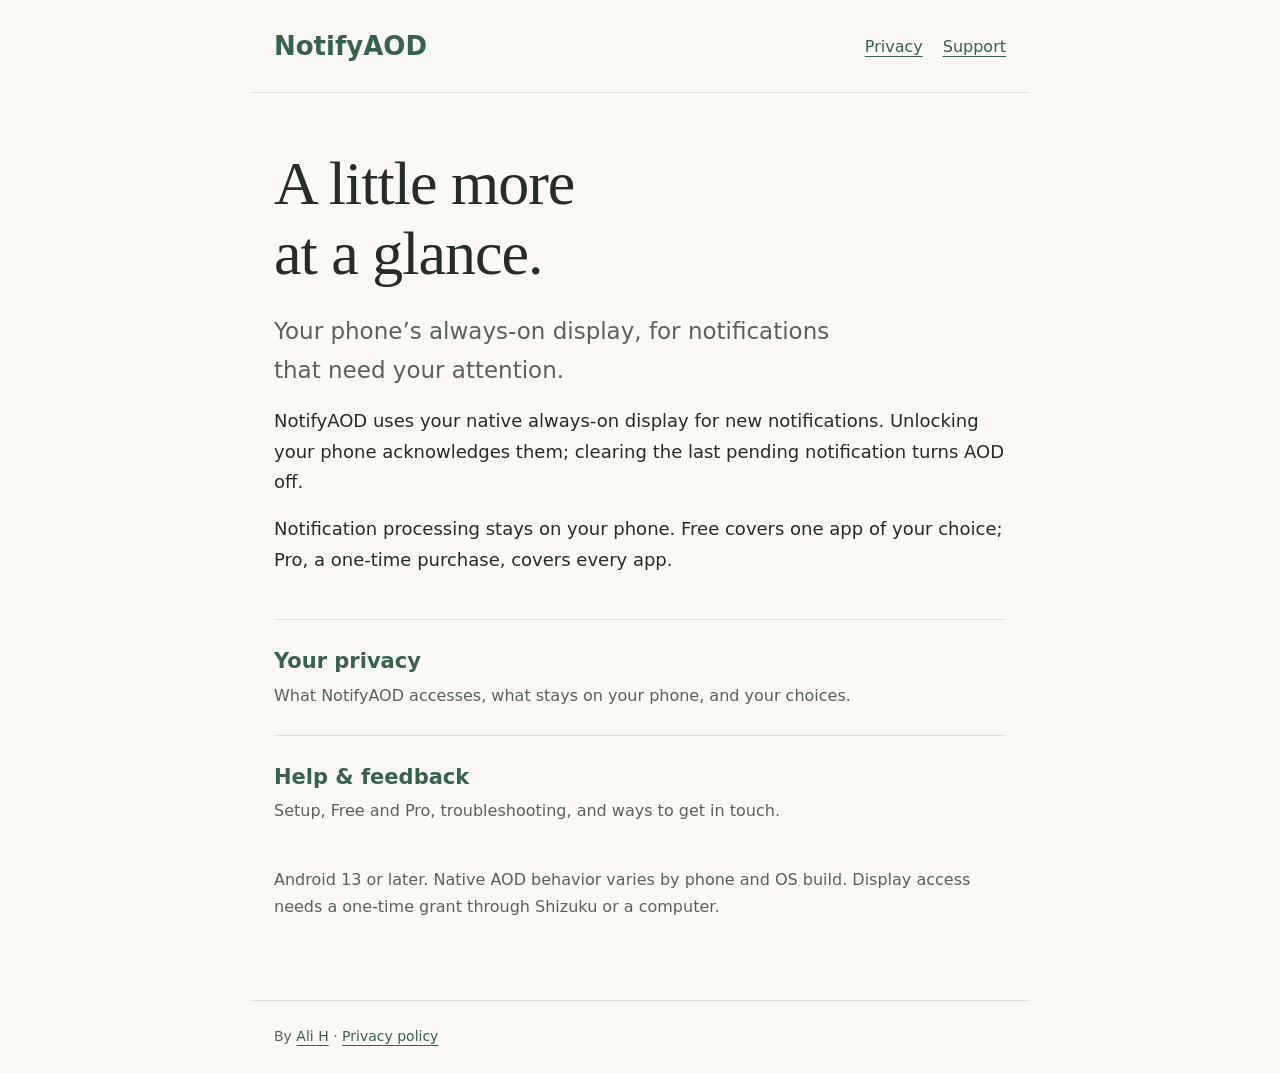
<file: index.html>
<!doctype html>
<html lang="en">
<head>
  <meta charset="utf-8">
  <meta name="viewport" content="width=device-width, initial-scale=1">
  <meta name="description" content="NotifyAOD privacy and support. Your phone’s native always-on display, for notifications that need your attention.">
  <meta name="theme-color" content="#faf9f6">
  <title>A little more at a glance · NotifyAOD</title>
  <link rel="stylesheet" href="styles.css">
</head>
<body>
  <a class="skip" href="#content">Skip to content</a>
  <header>
    <a class="brand" href="index.html">NotifyAOD</a>
    <nav aria-label="Main"><a href="privacy.html">Privacy</a><a href="support.html">Support</a></nav>
  </header>
  <main id="content">
    <h1>A little more<br>at a glance.</h1>
    <p class="lead">Your phone’s always-on display, for notifications that need your attention.</p>
    <p>NotifyAOD uses your native always-on display for new notifications. Unlocking your phone acknowledges them; clearing the last pending notification turns AOD off.</p>
    <p>Notification processing stays on your phone. Free covers one app of your choice; Pro, a one-time purchase, covers every app.</p>
    <div class="links">
      <a href="privacy.html"><strong>Your privacy</strong><span>What NotifyAOD accesses, what stays on your phone, and your choices.</span></a>
      <a href="support.html"><strong>Help &amp; feedback</strong><span>Setup, Free and Pro, troubleshooting, and ways to get in touch.</span></a>
    </div>
    <p class="muted">Android 13 or later. Native AOD behavior varies by phone and OS build. Display access needs a one-time grant through Shizuku or a computer.</p>
  </main>
  <footer>By <a href="https://github.com/swimxd">Ali H</a> · <a href="privacy.html">Privacy policy</a></footer>
</body>
</html>
</file>
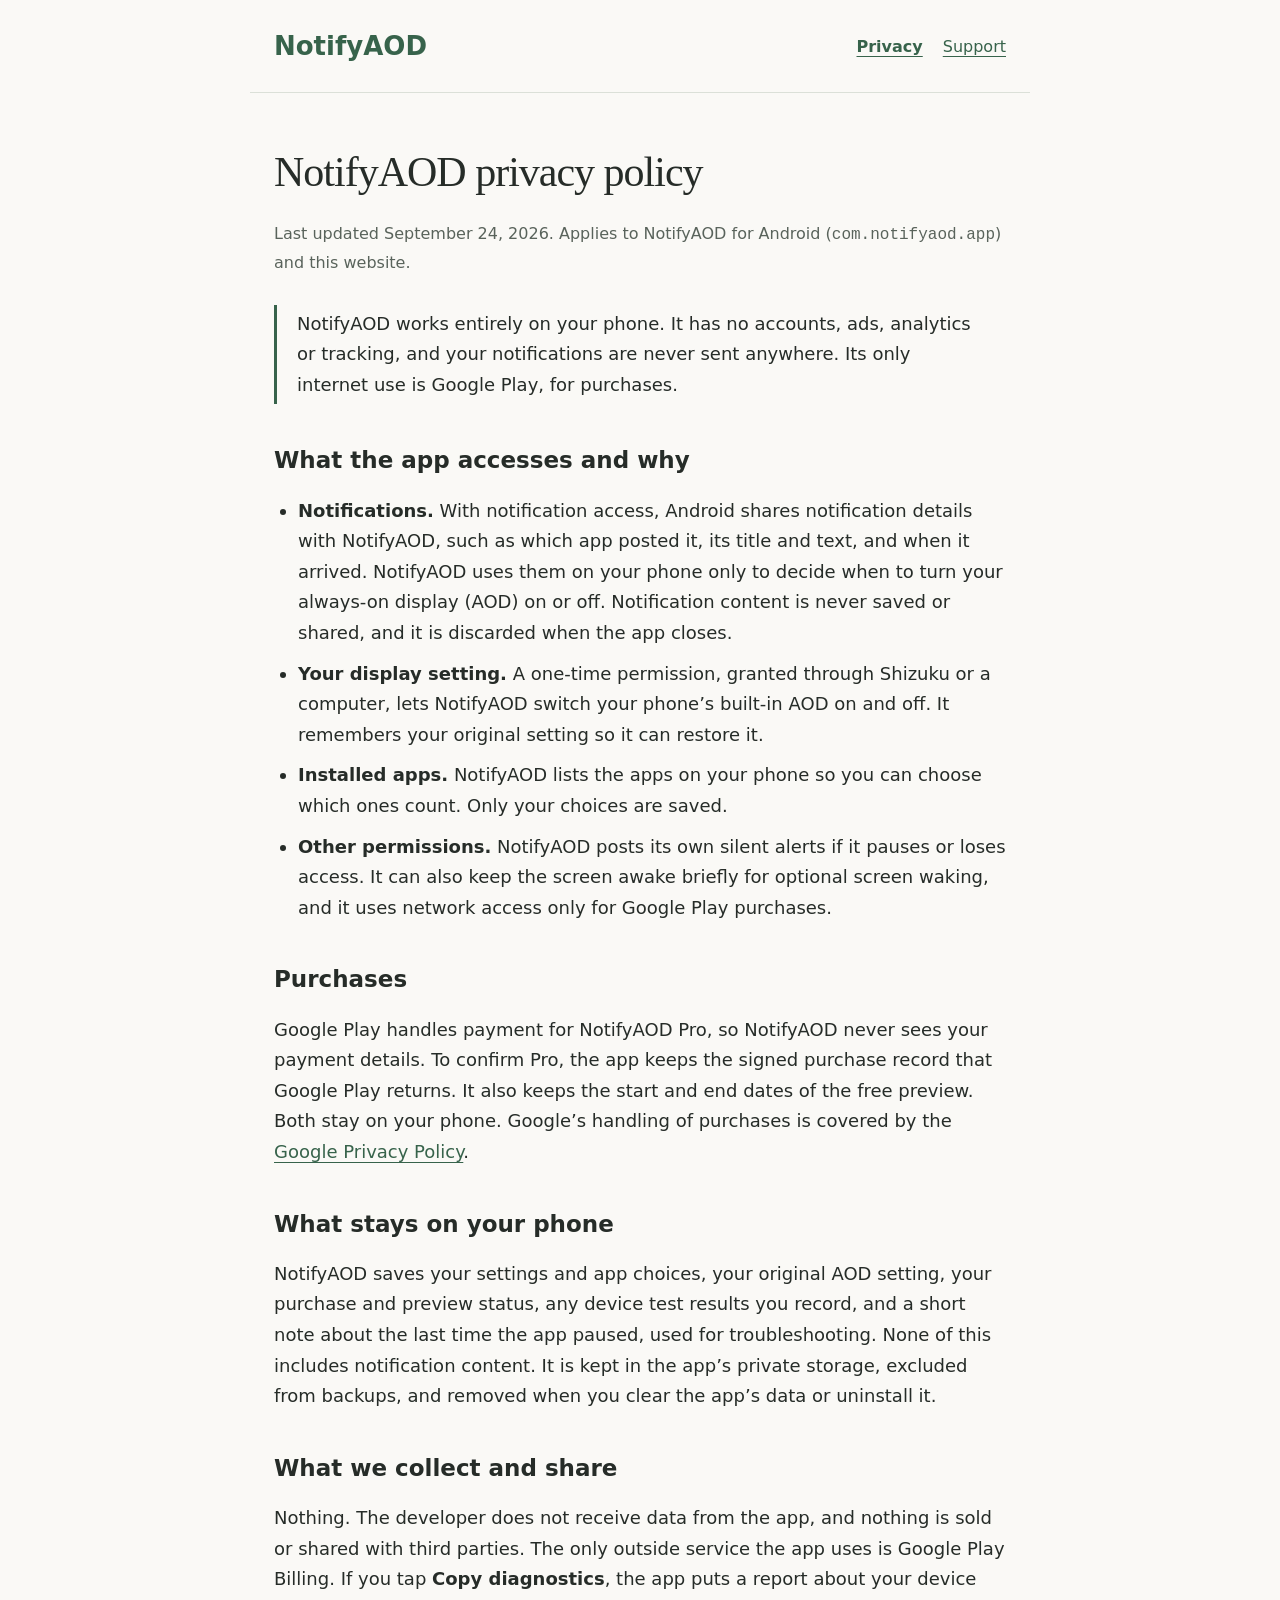
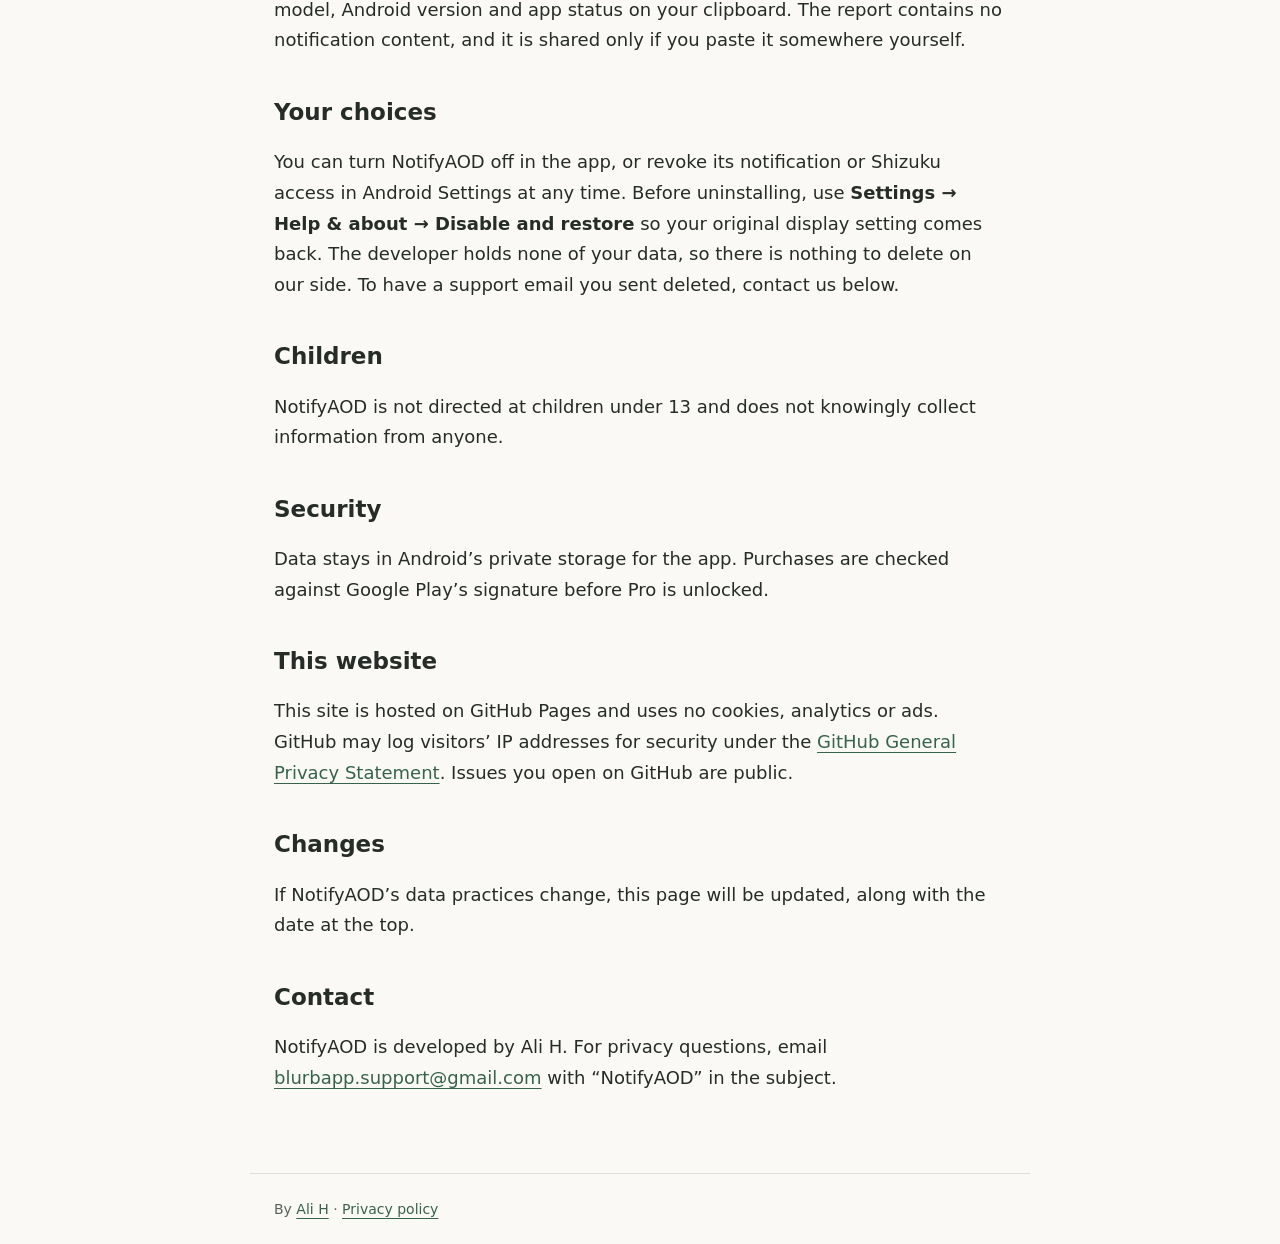
<file: privacy.html>
<!doctype html>
<html lang="en">
<head>
  <meta charset="utf-8">
  <meta name="viewport" content="width=device-width, initial-scale=1">
  <meta name="description" content="NotifyAOD privacy policy: what the app accesses, what stays on your phone, purchases, and your choices.">
  <title>Privacy policy · NotifyAOD</title>
  <link rel="stylesheet" href="styles.css">
</head>
<body>
  <a class="skip" href="#content">Skip to content</a>
  <header>
    <a class="brand" href="index.html">NotifyAOD</a>
    <nav aria-label="Main"><a href="privacy.html" aria-current="page">Privacy</a><a href="support.html">Support</a></nav>
  </header>
  <main id="content" class="policy">
    <h1>NotifyAOD privacy policy</h1>
    <p class="muted">Last updated September 24, 2026. Applies to NotifyAOD for Android (<code>com.notifyaod.app</code>) and this website.</p>
    <aside class="notice">NotifyAOD works entirely on your phone. It has no accounts, ads, analytics or tracking, and your notifications are never sent anywhere. Its only internet use is Google Play, for purchases.</aside>

    <h2 id="access">What the app accesses and why</h2>
    <ul>
      <li><strong>Notifications.</strong> With notification access, Android shares notification details with NotifyAOD, such as which app posted it, its title and text, and when it arrived. NotifyAOD uses them on your phone only to decide when to turn your always-on display (AOD) on or off. Notification content is never saved or shared, and it is discarded when the app closes.</li>
      <li><strong>Your display setting.</strong> A one-time permission, granted through Shizuku or a computer, lets NotifyAOD switch your phone’s built-in AOD on and off. It remembers your original setting so it can restore it.</li>
      <li><strong>Installed apps.</strong> NotifyAOD lists the apps on your phone so you can choose which ones count. Only your choices are saved.</li>
      <li><strong>Other permissions.</strong> NotifyAOD posts its own silent alerts if it pauses or loses access. It can also keep the screen awake briefly for optional screen waking, and it uses network access only for Google Play purchases.</li>
    </ul>

    <h2 id="purchases">Purchases</h2>
    <p>Google Play handles payment for NotifyAOD Pro, so NotifyAOD never sees your payment details. To confirm Pro, the app keeps the signed purchase record that Google Play returns. It also keeps the start and end dates of the free preview. Both stay on your phone. Google’s handling of purchases is covered by the <a href="https://policies.google.com/privacy">Google Privacy Policy</a>.</p>

    <h2 id="stored">What stays on your phone</h2>
    <p>NotifyAOD saves your settings and app choices, your original AOD setting, your purchase and preview status, any device test results you record, and a short note about the last time the app paused, used for troubleshooting. None of this includes notification content. It is kept in the app’s private storage, excluded from backups, and removed when you clear the app’s data or uninstall it.</p>

    <h2 id="sharing">What we collect and share</h2>
    <p>Nothing. The developer does not receive data from the app, and nothing is sold or shared with third parties. The only outside service the app uses is Google Play Billing. If you tap <strong>Copy diagnostics</strong>, the app puts a report about your device model, Android version and app status on your clipboard. The report contains no notification content, and it is shared only if you paste it somewhere yourself.</p>

    <h2 id="controls">Your choices</h2>
    <p>You can turn NotifyAOD off in the app, or revoke its notification or Shizuku access in Android Settings at any time. Before uninstalling, use <strong>Settings → Help &amp; about → Disable and restore</strong> so your original display setting comes back. The developer holds none of your data, so there is nothing to delete on our side. To have a support email you sent deleted, contact us below.</p>

    <h2 id="children">Children</h2>
    <p>NotifyAOD is not directed at children under 13 and does not knowingly collect information from anyone.</p>

    <h2 id="security">Security</h2>
    <p>Data stays in Android’s private storage for the app. Purchases are checked against Google Play’s signature before Pro is unlocked.</p>

    <h2 id="website">This website</h2>
    <p>This site is hosted on GitHub Pages and uses no cookies, analytics or ads. GitHub may log visitors’ IP addresses for security under the <a href="https://docs.github.com/en/site-policy/privacy-policies/github-general-privacy-statement">GitHub General Privacy Statement</a>. Issues you open on GitHub are public.</p>

    <h2 id="changes">Changes</h2>
    <p>If NotifyAOD’s data practices change, this page will be updated, along with the date at the top.</p>

    <h2 id="contact">Contact</h2>
    <p>NotifyAOD is developed by Ali H. For privacy questions, email <a href="mailto:blurbapp.support@gmail.com?subject=NotifyAOD%20privacy">blurbapp.support@gmail.com</a> with “NotifyAOD” in the subject.</p>
  </main>
  <footer>By <a href="https://github.com/swimxd">Ali H</a> · <a href="privacy.html">Privacy policy</a></footer>
</body>
</html>
</file>
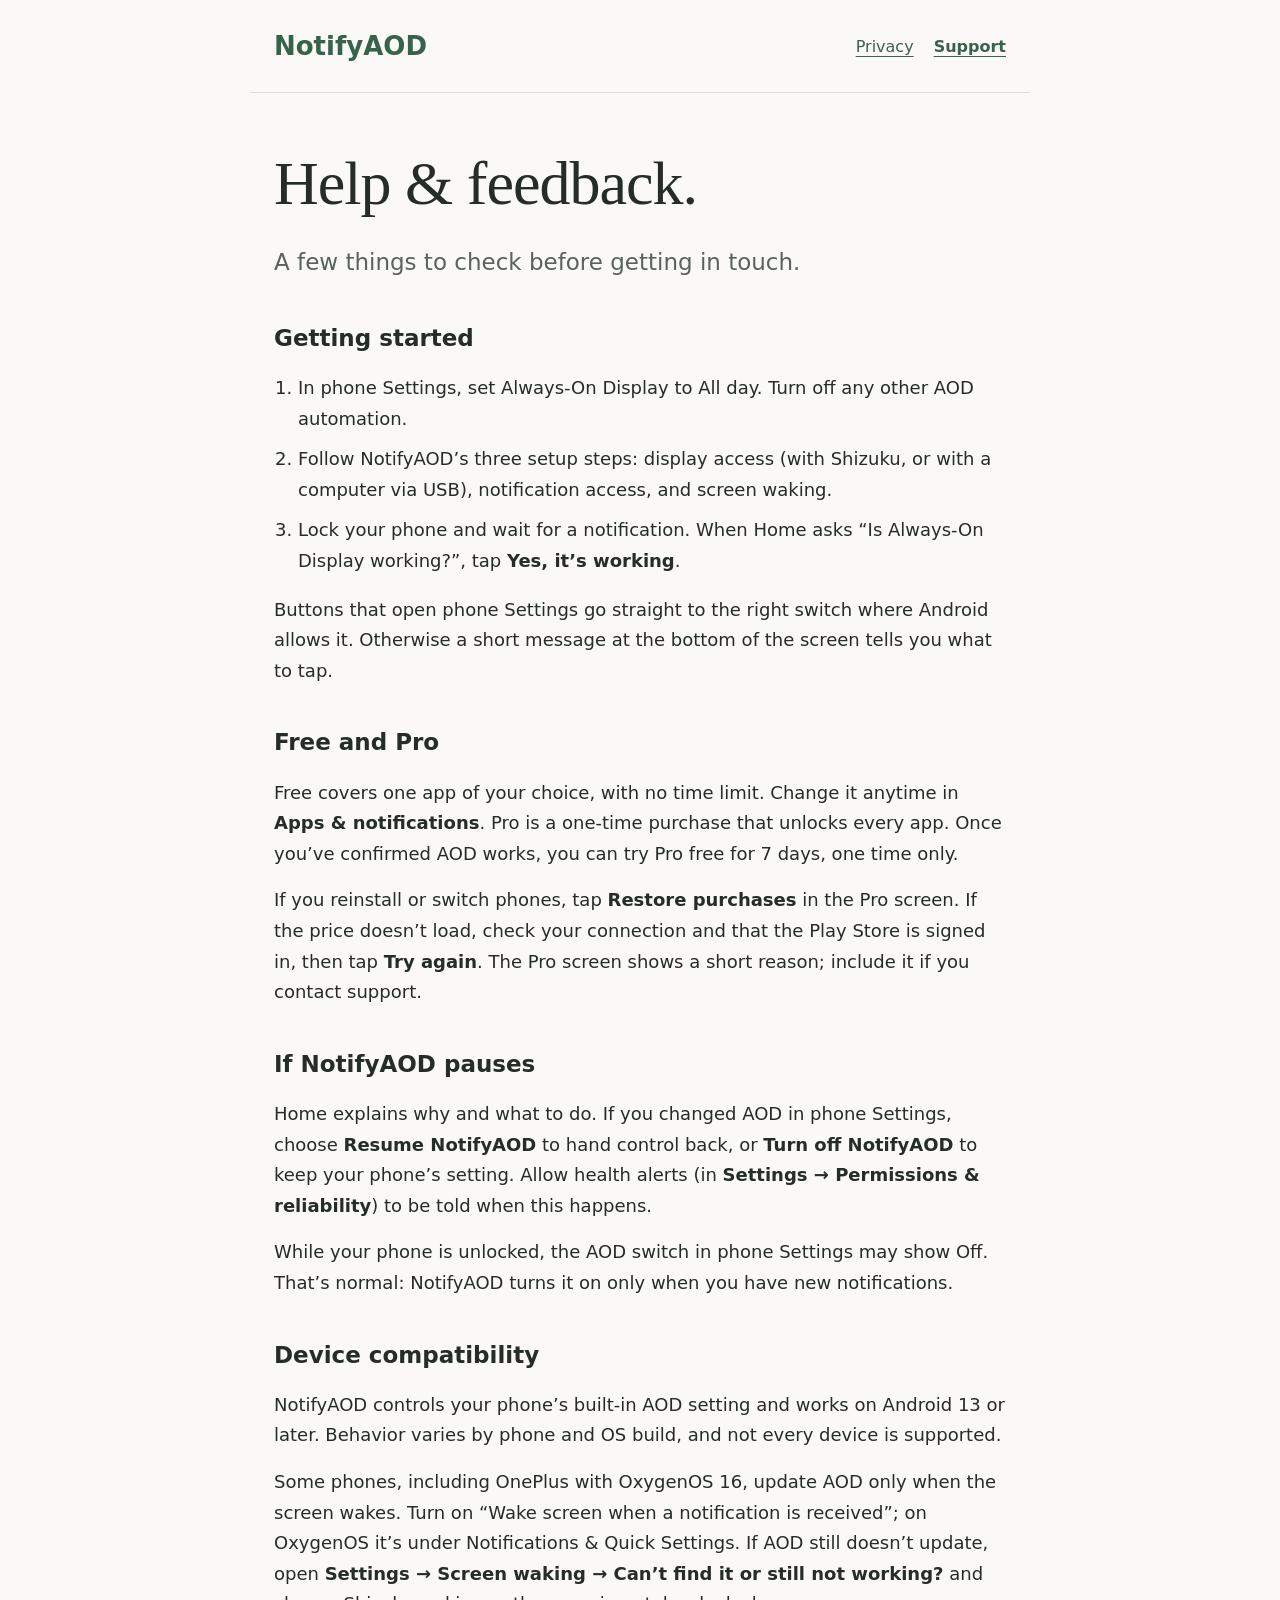
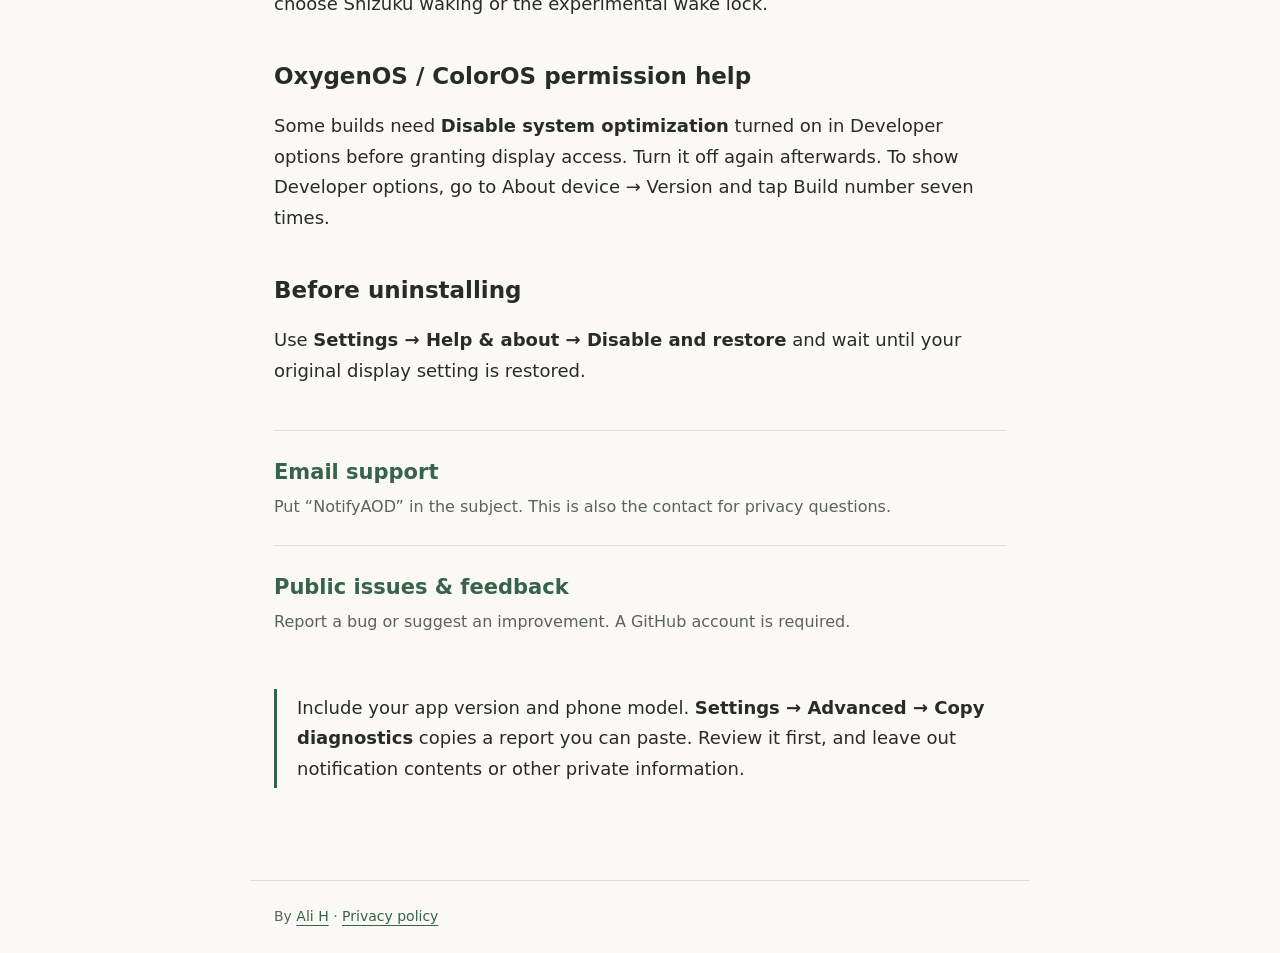
<file: support.html>
<!doctype html>
<html lang="en">
<head>
  <meta charset="utf-8">
  <meta name="viewport" content="width=device-width, initial-scale=1">
  <meta name="description" content="Setup, Free and Pro, troubleshooting, and support for NotifyAOD.">
  <title>Help &amp; feedback · NotifyAOD</title>
  <link rel="stylesheet" href="styles.css">
</head>
<body>
  <a class="skip" href="#content">Skip to content</a>
  <header>
    <a class="brand" href="index.html">NotifyAOD</a>
    <nav aria-label="Main"><a href="privacy.html">Privacy</a><a href="support.html" aria-current="page">Support</a></nav>
  </header>
  <main id="content">
    <h1>Help &amp; feedback.</h1>
    <p class="lead">A few things to check before getting in touch.</p>

    <h2>Getting started</h2>
    <ol>
      <li>In phone Settings, set Always-On Display to All day. Turn off any other AOD automation.</li>
      <li>Follow NotifyAOD’s three setup steps: display access (with Shizuku, or with a computer via USB), notification access, and screen waking.</li>
      <li>Lock your phone and wait for a notification. When Home asks “Is Always-On Display working?”, tap <strong>Yes, it’s working</strong>.</li>
    </ol>
    <p>Buttons that open phone Settings go straight to the right switch where Android allows it. Otherwise a short message at the bottom of the screen tells you what to tap.</p>

    <h2>Free and Pro</h2>
    <p>Free covers one app of your choice, with no time limit. Change it anytime in <strong>Apps &amp; notifications</strong>. Pro is a one-time purchase that unlocks every app. Once you’ve confirmed AOD works, you can try Pro free for 7 days, one time only.</p>
    <p>If you reinstall or switch phones, tap <strong>Restore purchases</strong> in the Pro screen. If the price doesn’t load, check your connection and that the Play Store is signed in, then tap <strong>Try again</strong>. The Pro screen shows a short reason; include it if you contact support.</p>

    <h2>If NotifyAOD pauses</h2>
    <p>Home explains why and what to do. If you changed AOD in phone Settings, choose <strong>Resume NotifyAOD</strong> to hand control back, or <strong>Turn off NotifyAOD</strong> to keep your phone’s setting. Allow health alerts (in <strong>Settings → Permissions &amp; reliability</strong>) to be told when this happens.</p>
    <p>While your phone is unlocked, the AOD switch in phone Settings may show Off. That’s normal: NotifyAOD turns it on only when you have new notifications.</p>

    <h2>Device compatibility</h2>
    <p>NotifyAOD controls your phone’s built-in AOD setting and works on Android 13 or later. Behavior varies by phone and OS build, and not every device is supported.</p>
    <p>Some phones, including OnePlus with OxygenOS 16, update AOD only when the screen wakes. Turn on “Wake screen when a notification is received”; on OxygenOS it’s under Notifications &amp; Quick Settings. If AOD still doesn’t update, open <strong>Settings → Screen waking → Can’t find it or still not working?</strong> and choose Shizuku waking or the experimental wake lock.</p>

    <h2>OxygenOS / ColorOS permission help</h2>
    <p>Some builds need <strong>Disable system optimization</strong> turned on in Developer options before granting display access. Turn it off again afterwards. To show Developer options, go to About device → Version and tap Build number seven times.</p>

    <h2>Before uninstalling</h2>
    <p>Use <strong>Settings → Help &amp; about → Disable and restore</strong> and wait until your original display setting is restored.</p>

    <div class="links">
      <a href="mailto:blurbapp.support@gmail.com?subject=NotifyAOD%20support"><strong>Email support</strong><span>Put “NotifyAOD” in the subject. This is also the contact for privacy questions.</span></a>
      <a href="https://github.com/swimxd/notifyaod-website/issues"><strong>Public issues &amp; feedback</strong><span>Report a bug or suggest an improvement. A GitHub account is required.</span></a>
    </div>
    <aside class="notice">Include your app version and phone model. <strong>Settings → Advanced → Copy diagnostics</strong> copies a report you can paste. Review it first, and leave out notification contents or other private information.</aside>
  </main>
  <footer>By <a href="https://github.com/swimxd">Ali H</a> · <a href="privacy.html">Privacy policy</a></footer>
</body>
</html>
</file>
<file: styles.css>
:root {
  color-scheme: light dark;
  --bg: #faf9f6;
  --fg: #262c28;
  --muted: #59635b;
  --line: #dbe0d8;
  --accent: #37634b;
}
* { box-sizing: border-box; }
body { margin: 0; background: var(--bg); color: var(--fg); font: 18px/1.7 system-ui, sans-serif; }
a { color: var(--accent); text-underline-offset: 4px; }
a:focus-visible { outline: 3px solid var(--accent); outline-offset: 5px; }
header, main, footer { max-width: 780px; margin: auto; padding: 24px; }
header { display: flex; justify-content: space-between; align-items: center; gap: 20px; border-bottom: 1px solid var(--line); }
.brand { font-weight: 750; text-decoration: none; font-size: 26px; }
nav { display: flex; gap: 20px; flex-wrap: wrap; font-size: 16px; }
nav [aria-current="page"] { font-weight: 700; }
main { padding-top: 56px; padding-bottom: 64px; }
h1 { font: 500 clamp(38px, 7vw, 62px)/1.12 Georgia, serif; letter-spacing: -1px; margin: 0 0 24px; }
h2 { font-size: 23px; line-height: 1.4; margin-top: 40px; scroll-margin-top: 24px; }
p { margin: 16px 0; }
.lead { font-size: 23px; color: var(--muted); max-width: 580px; }
.links { display: grid; margin-top: 44px; }
.links a { display: block; padding: 24px 0; border-top: 1px solid var(--line); text-decoration: none; }
.links strong { display: block; font-size: 21px; }
.links span, .muted { color: var(--muted); font-size: 16px; }
.notice { border-left: 3px solid var(--accent); padding: 4px 20px; margin: 28px 0; }
footer { border-top: 1px solid var(--line); font-size: 14px; color: var(--muted); }
.skip { position: absolute; left: -9999px; }
.skip:focus { left: 20px; top: 10px; background: var(--bg); padding: 8px; z-index: 1; }
.policy h1 { font-size: clamp(34px, 7vw, 42px); }
.policy p, li, code { overflow-wrap: anywhere; }
ul, ol { padding-left: 24px; }
li { margin: 10px 0; }
.contents { display: flex; flex-wrap: wrap; gap: 8px 20px; padding: 20px 0; margin: 28px 0; border-block: 1px solid var(--line); font-size: 16px; }
@media (prefers-color-scheme: dark) {
  :root { --bg: #171c18; --fg: #e7ebe5; --muted: #b2bcb1; --line: #364237; --accent: #a8d4b5; }
}
@media (max-width: 450px) {
  header { align-items: flex-start; flex-direction: column; }
  main { padding-top: 36px; }
}
</file>
